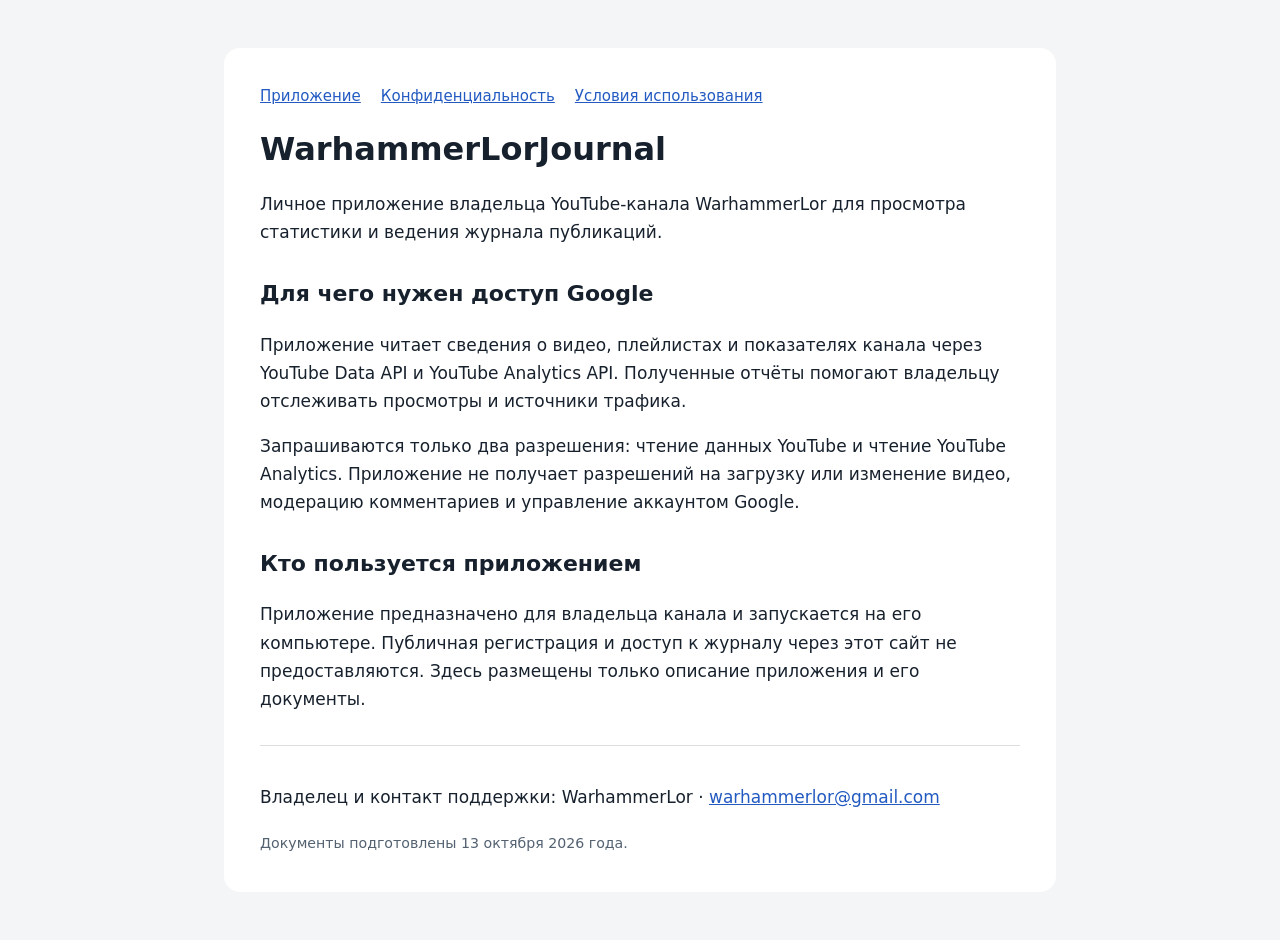
<file: index.html>
<!doctype html><html lang="ru"><head><meta charset="utf-8"><meta name="viewport" content="width=device-width,initial-scale=1"><title>WarhammerLorJournal</title><link rel="stylesheet" href="style.css"></head><body><main>
<nav><a href="index.html">Приложение</a><a href="privacy.html">Конфиденциальность</a><a href="terms.html">Условия использования</a></nav>
<h1>WarhammerLorJournal</h1>
<p>Личное приложение владельца YouTube-канала WarhammerLor для просмотра статистики и ведения журнала публикаций.</p>
<h2>Для чего нужен доступ Google</h2>
<p>Приложение читает сведения о видео, плейлистах и показателях канала через YouTube Data API и YouTube Analytics API. Полученные отчёты помогают владельцу отслеживать просмотры и источники трафика.</p>
<p>Запрашиваются только два разрешения: чтение данных YouTube и чтение YouTube Analytics. Приложение не получает разрешений на загрузку или изменение видео, модерацию комментариев и управление аккаунтом Google.</p>
<h2>Кто пользуется приложением</h2>
<p>Приложение предназначено для владельца канала и запускается на его компьютере. Публичная регистрация и доступ к журналу через этот сайт не предоставляются. Здесь размещены только описание приложения и его документы.</p>
<footer><p>Владелец и контакт поддержки: WarhammerLor · <a href="mailto:warhammerlor@gmail.com">warhammerlor@gmail.com</a></p><small>Документы подготовлены 13 октября 2026 года.</small></footer>
</main></body></html>
</file>
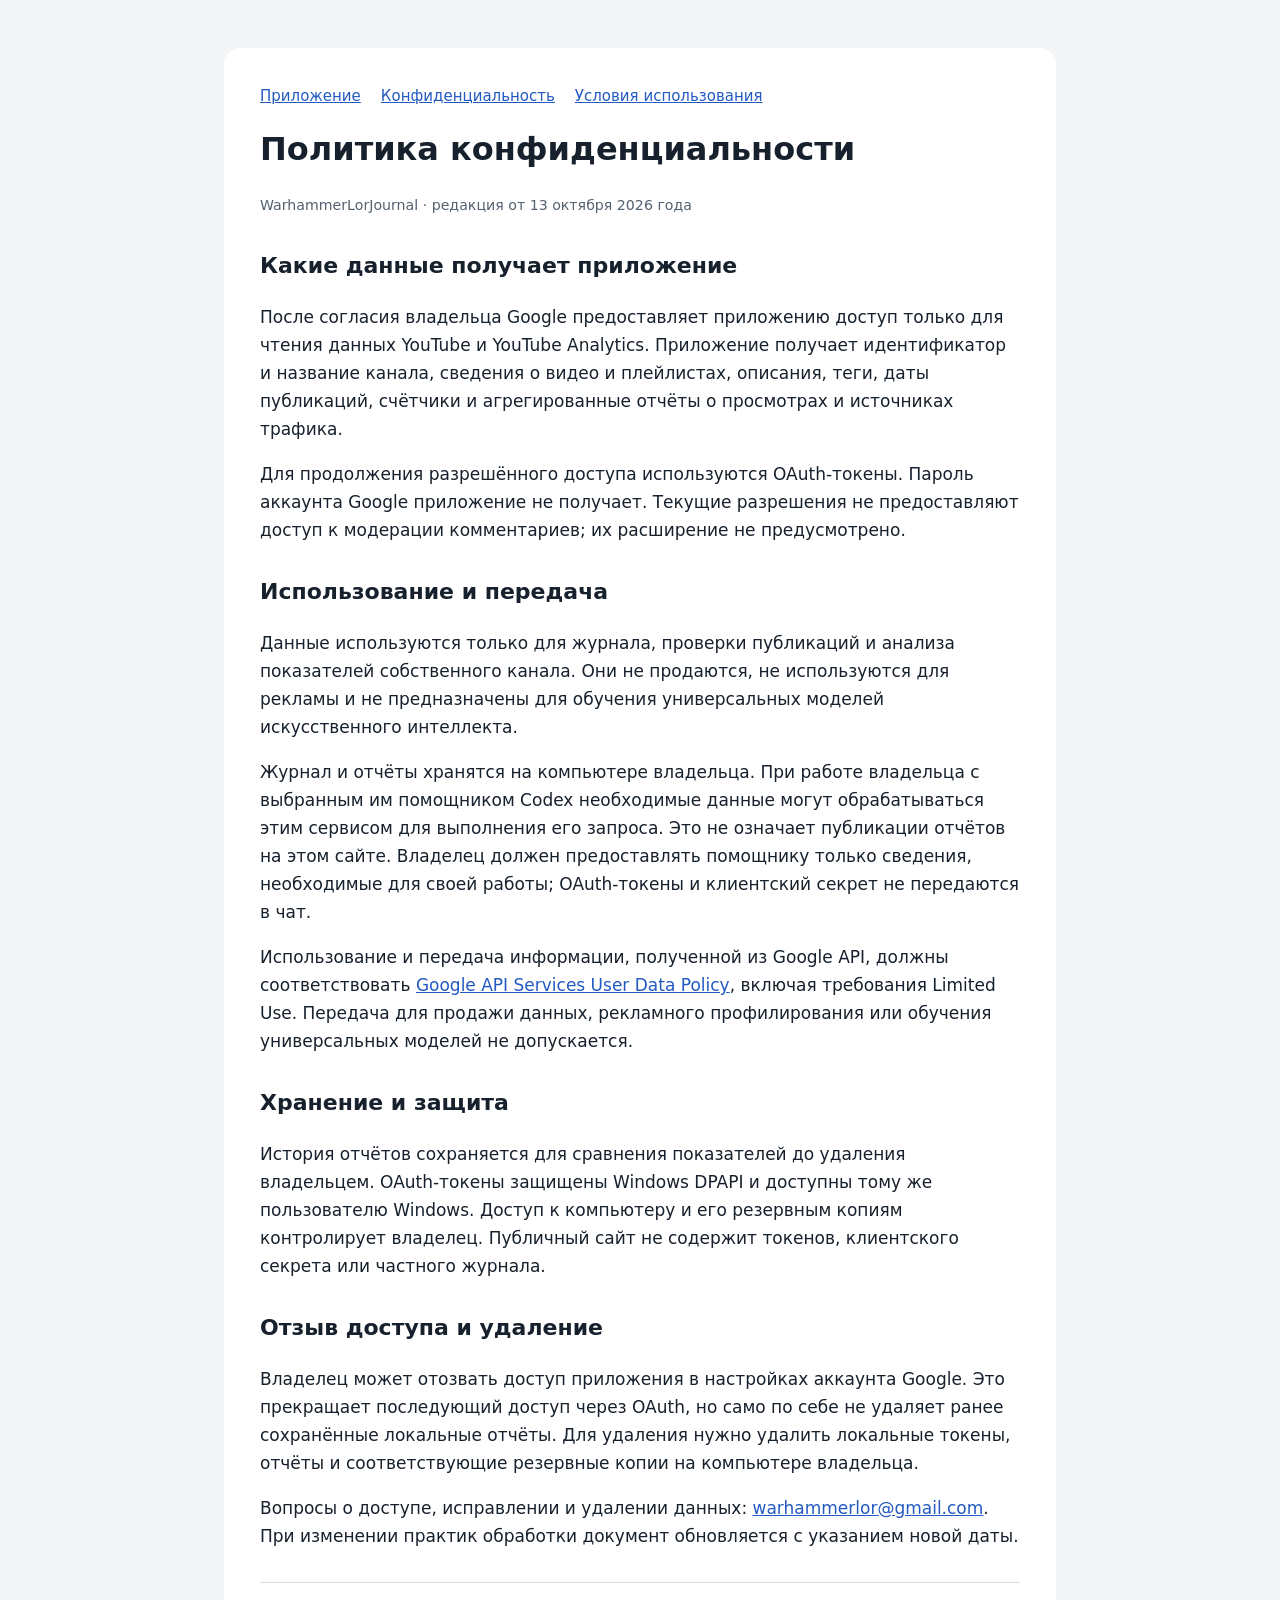
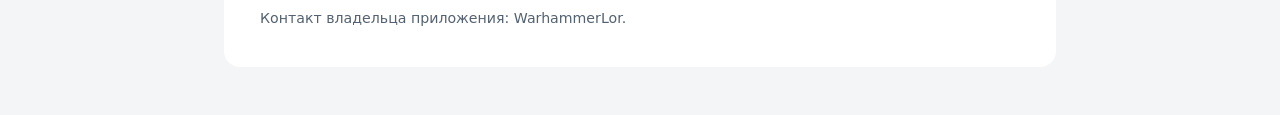
<file: privacy.html>
<!doctype html><html lang="ru"><head><meta charset="utf-8"><meta name="viewport" content="width=device-width,initial-scale=1"><title>Конфиденциальность — WarhammerLorJournal</title><link rel="stylesheet" href="style.css"></head><body><main>
<nav><a href="index.html">Приложение</a><a href="privacy.html">Конфиденциальность</a><a href="terms.html">Условия использования</a></nav>
<h1>Политика конфиденциальности</h1><p><small>WarhammerLorJournal · редакция от 13 октября 2026 года</small></p>
<h2>Какие данные получает приложение</h2>
<p>После согласия владельца Google предоставляет приложению доступ только для чтения данных YouTube и YouTube Analytics. Приложение получает идентификатор и название канала, сведения о видео и плейлистах, описания, теги, даты публикаций, счётчики и агрегированные отчёты о просмотрах и источниках трафика.</p>
<p>Для продолжения разрешённого доступа используются OAuth-токены. Пароль аккаунта Google приложение не получает. Текущие разрешения не предоставляют доступ к модерации комментариев; их расширение не предусмотрено.</p>
<h2>Использование и передача</h2>
<p>Данные используются только для журнала, проверки публикаций и анализа показателей собственного канала. Они не продаются, не используются для рекламы и не предназначены для обучения универсальных моделей искусственного интеллекта.</p>
<p>Журнал и отчёты хранятся на компьютере владельца. При работе владельца с выбранным им помощником Codex необходимые данные могут обрабатываться этим сервисом для выполнения его запроса. Это не означает публикации отчётов на этом сайте. Владелец должен предоставлять помощнику только сведения, необходимые для своей работы; OAuth-токены и клиентский секрет не передаются в чат.</p>
<p>Использование и передача информации, полученной из Google API, должны соответствовать <a href="https://developers.google.com/terms/api-services-user-data-policy">Google API Services User Data Policy</a>, включая требования Limited Use. Передача для продажи данных, рекламного профилирования или обучения универсальных моделей не допускается.</p>
<h2>Хранение и защита</h2>
<p>История отчётов сохраняется для сравнения показателей до удаления владельцем. OAuth-токены защищены Windows DPAPI и доступны тому же пользователю Windows. Доступ к компьютеру и его резервным копиям контролирует владелец. Публичный сайт не содержит токенов, клиентского секрета или частного журнала.</p>
<h2>Отзыв доступа и удаление</h2>
<p>Владелец может отозвать доступ приложения в настройках аккаунта Google. Это прекращает последующий доступ через OAuth, но само по себе не удаляет ранее сохранённые локальные отчёты. Для удаления нужно удалить локальные токены, отчёты и соответствующие резервные копии на компьютере владельца.</p>
<p>Вопросы о доступе, исправлении и удалении данных: <a href="mailto:warhammerlor@gmail.com">warhammerlor@gmail.com</a>. При изменении практик обработки документ обновляется с указанием новой даты.</p>
<footer><small>Контакт владельца приложения: WarhammerLor.</small></footer>
</main></body></html>
</file>
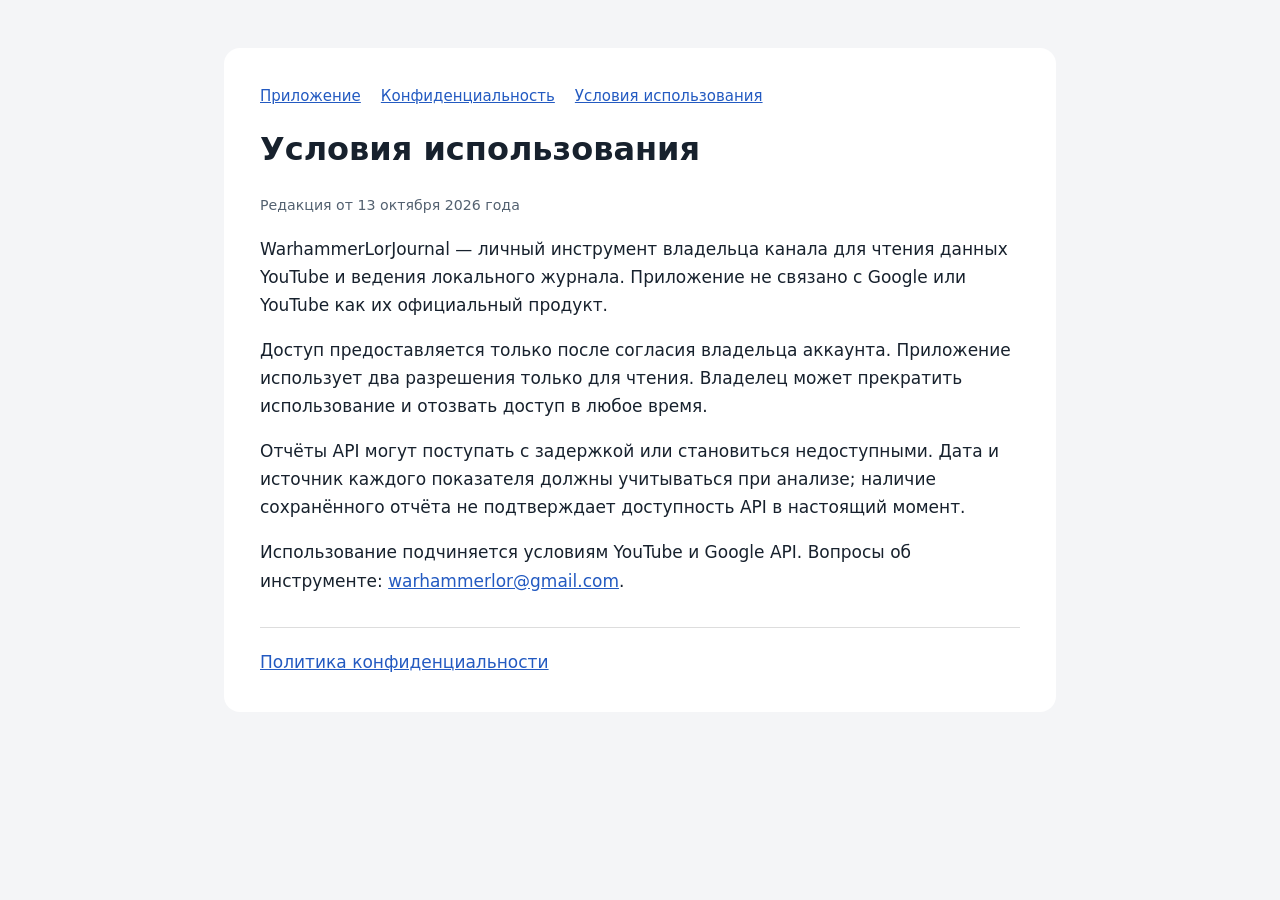
<file: terms.html>
<!doctype html><html lang="ru"><head><meta charset="utf-8"><meta name="viewport" content="width=device-width,initial-scale=1"><title>Условия использования — WarhammerLorJournal</title><link rel="stylesheet" href="style.css"></head><body><main>
<nav><a href="index.html">Приложение</a><a href="privacy.html">Конфиденциальность</a><a href="terms.html">Условия использования</a></nav>
<h1>Условия использования</h1><p><small>Редакция от 13 октября 2026 года</small></p>
<p>WarhammerLorJournal — личный инструмент владельца канала для чтения данных YouTube и ведения локального журнала. Приложение не связано с Google или YouTube как их официальный продукт.</p>
<p>Доступ предоставляется только после согласия владельца аккаунта. Приложение использует два разрешения только для чтения. Владелец может прекратить использование и отозвать доступ в любое время.</p>
<p>Отчёты API могут поступать с задержкой или становиться недоступными. Дата и источник каждого показателя должны учитываться при анализе; наличие сохранённого отчёта не подтверждает доступность API в настоящий момент.</p>
<p>Использование подчиняется условиям YouTube и Google API. Вопросы об инструменте: <a href="mailto:warhammerlor@gmail.com">warhammerlor@gmail.com</a>.</p>
<footer><a href="privacy.html">Политика конфиденциальности</a></footer>
</main></body></html>
</file>
<file: style.css>
body{margin:0;background:#f4f5f7;color:#17212d;font:17px/1.65 system-ui,sans-serif}main{max-width:760px;margin:48px auto;padding:36px;background:white;border-radius:16px}nav{display:flex;gap:20px;flex-wrap:wrap;font-size:15px}a{color:#235ac1}h1{font-size:32px;line-height:1.2}h2{font-size:22px;margin-top:30px}small{color:#536170}li{margin:8px 0}footer{margin-top:32px;border-top:1px solid #ddd;padding-top:20px}@media(max-width:800px){main{margin:0;padding:24px;border-radius:0}}
</file>
